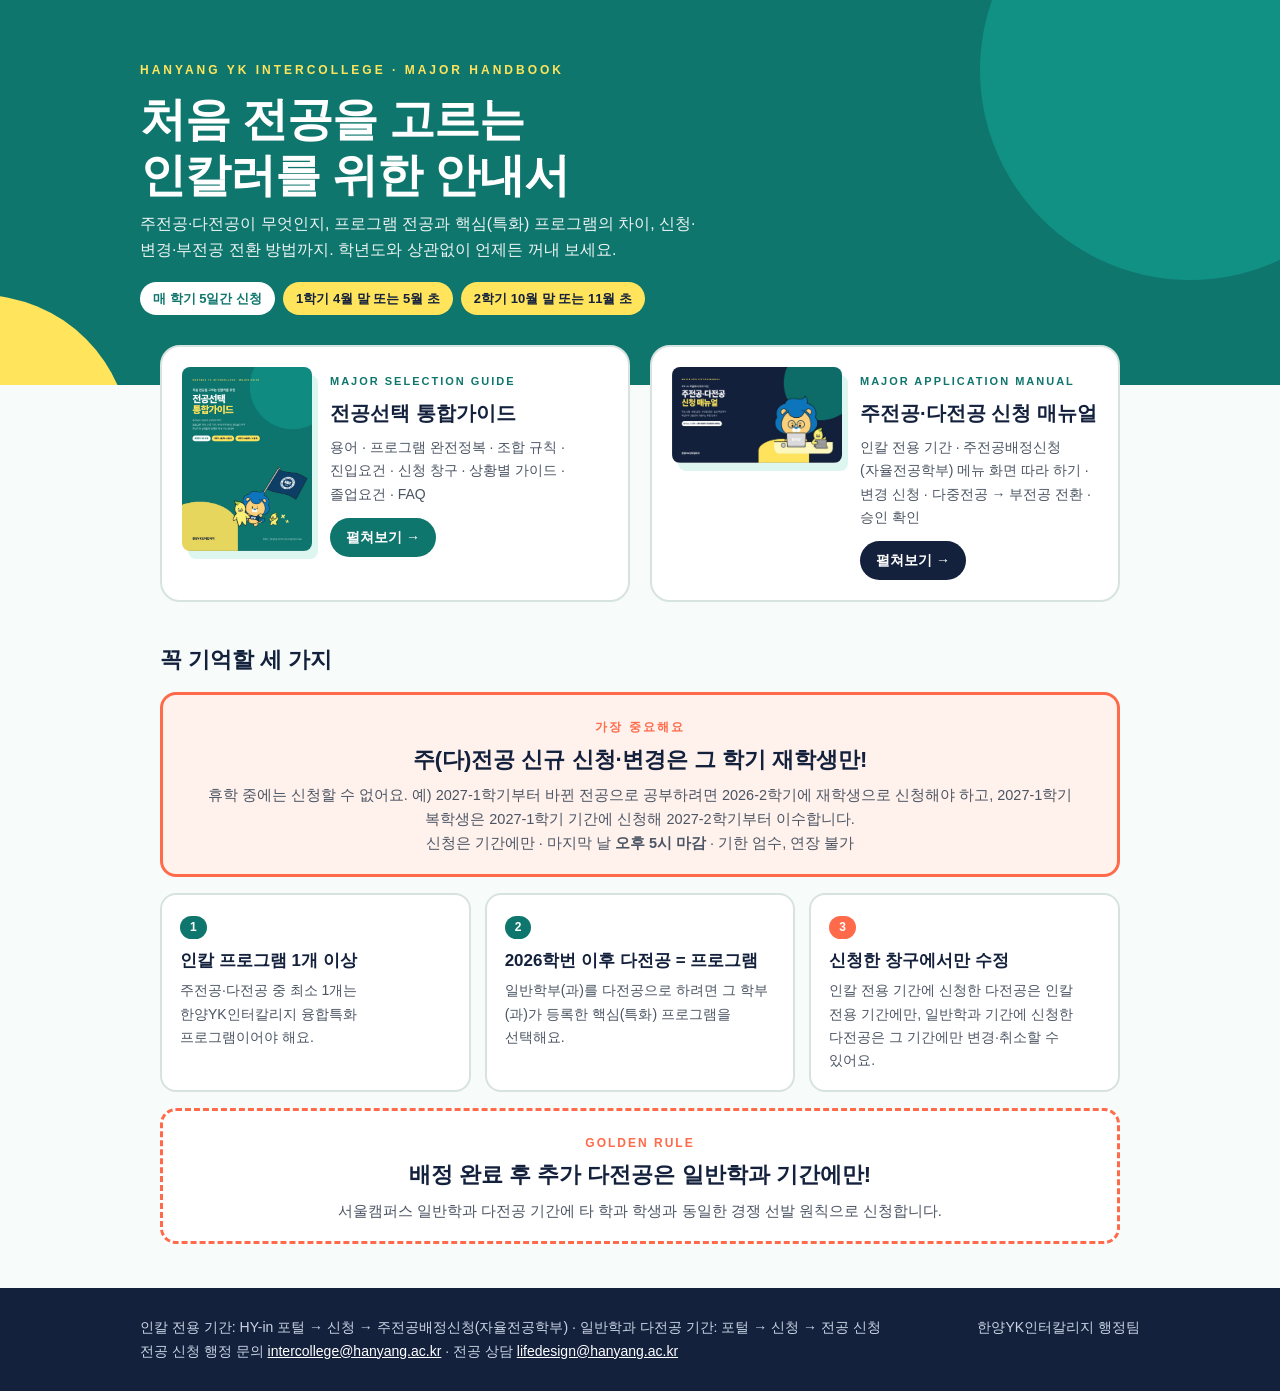
<file: index.html>
<!DOCTYPE html>
<html lang="ko">
<head>
<meta charset="UTF-8">
<meta name="viewport" content="width=device-width, initial-scale=1">
<title>전공 안내서 | 한양YK인터칼리지</title>
<meta name="description" content="한양YK인터칼리지 전공선택 통합가이드와 주전공·다전공 신청 매뉴얼 (학년도 공통)">
<meta property="og:title" content="한양YK인터칼리지 전공 안내서">
<meta property="og:description" content="전공선택 통합가이드 · 주전공·다전공 신청 매뉴얼">
<meta property="og:image" content="books/guide/cover-thumb.jpg">
<style>
  :root{--ink:#14213D;--teal:#0F766E;--teal2:#14B8A6;--mint:#DDF6EF;--lemon:#FFE45C;--coral:#FF6B4A;--sub:#4B5563;--line:#D7E3DF}
  *{box-sizing:border-box}
  html,body{margin:0}
  body{background:#F7FBF9;color:var(--ink);font-family:'Pretendard','Apple SD Gothic Neo','Malgun Gothic',sans-serif;line-height:1.65;word-break:keep-all}
  a{color:inherit}
  .hero{background:var(--teal);color:#fff;position:relative;overflow:hidden;padding:56px 20px 70px}
  .hero::before{content:"";position:absolute;right:-120px;top:-140px;width:420px;height:420px;border-radius:50%;background:var(--teal2);opacity:.4}
  .hero::after{content:"";position:absolute;left:-170px;bottom:-210px;width:300px;height:300px;border-radius:50%;background:var(--lemon)}
  .wrap{max-width:1000px;margin:0 auto;position:relative;z-index:1}
  .hero small{font-size:12px;font-weight:800;letter-spacing:3px;color:var(--lemon)}
  .hero h1{margin:10px 0 8px;font-size:clamp(30px,6vw,46px);line-height:1.2;font-weight:900;letter-spacing:-1px}
  .hero p{margin:0;max-width:560px;opacity:.92}
  .chips{margin-top:18px;display:flex;flex-wrap:wrap;gap:8px}
  .chips span{background:#fff;color:var(--teal);font-weight:800;font-size:13px;padding:6px 13px;border-radius:999px}
  .chips span.y{background:var(--lemon);color:var(--ink)}
  .books{margin-top:-40px;display:grid;grid-template-columns:1fr 1fr;gap:20px;padding:0 20px}
  .book{display:flex;gap:18px;background:#fff;border:2px solid var(--line);border-radius:20px;padding:20px;text-decoration:none;transition:transform .2s,box-shadow .2s}
  .book:hover{transform:translateY(-4px);box-shadow:0 14px 28px rgba(15,118,110,.15)}
  .book .cv{flex:none;width:130px;border-radius:8px;overflow:hidden;box-shadow:6px 8px 0 var(--mint);align-self:flex-start}
  .book .cv img{display:block;width:100%}
  .book.m .cv{width:170px}
  .book small{font-size:11px;font-weight:800;letter-spacing:2px;color:var(--teal)}
  .book b{display:block;font-size:20px;margin-top:4px}
  .book p{margin:6px 0 0;font-size:14px;color:var(--sub)}
  .book .go{display:inline-block;margin-top:12px;background:var(--teal);color:#fff;font-weight:800;font-size:14px;padding:8px 16px;border-radius:999px}
  .book.m .go{background:var(--ink)}
  section.s{padding:40px 20px 0}
  h2{margin:0 0 14px;font-size:22px;font-weight:900}
  .rules{display:grid;grid-template-columns:repeat(3,1fr);gap:14px}
  .rule{background:#fff;border:2px solid var(--line);border-radius:16px;padding:18px}
  .rule .n{display:inline-block;font-size:12px;font-weight:900;color:#fff;background:var(--teal);padding:2px 10px;border-radius:999px}
  .rule.c .n{background:var(--coral)}
  .rule h3{margin:8px 0 4px;font-size:17px}
  .rule p{margin:0;font-size:14px;color:var(--sub)}
  .golden{margin-top:16px;border:3px dashed var(--coral);border-radius:16px;background:#fff;text-align:center;padding:18px}
  .golden small{font-size:12px;font-weight:900;letter-spacing:2px;color:var(--coral)}
  .golden b{display:block;font-size:22px;margin-top:2px}
  .golden p{margin:6px 0 0;color:var(--sub);font-size:14.5px}
  footer{margin-top:44px;background:var(--ink);color:#C9D3E3;padding:28px 20px;font-size:14px}
  footer .wrap{display:flex;justify-content:space-between;gap:14px;flex-wrap:wrap}
  footer a{color:#fff}
  @media (max-width:760px){.books,.rules{grid-template-columns:1fr}.book .cv{width:100px}.book.m .cv{width:120px}}
</style>
</head>
<body>
<header class="hero"><div class="wrap">
  <small>HANYANG YK INTERCOLLEGE · MAJOR HANDBOOK</small>
  <h1>처음 전공을 고르는<br>인칼러를 위한 안내서</h1>
  <p>주전공·다전공이 무엇인지, 프로그램 전공과 핵심(특화) 프로그램의 차이, 신청·변경·부전공 전환 방법까지. 학년도와 상관없이 언제든 꺼내 보세요.</p>
  <div class="chips"><span>매 학기 5일간 신청</span><span class="y">1학기 4월 말 또는 5월 초</span><span class="y">2학기 10월 말 또는 11월 초</span></div>
</div></header>

<div class="wrap">
  <div class="books">
    <a class="book" href="guide.html">
      <div class="cv"><img src="books/guide/cover-thumb.jpg" alt="전공선택 통합가이드 표지"></div>
      <div><small>MAJOR SELECTION GUIDE</small><b>전공선택 통합가이드</b><p>용어 · 프로그램 완전정복 · 조합 규칙 · 진입요건 · 신청 창구 · 상황별 가이드 · 졸업요건 · FAQ</p><span class="go">펼쳐보기 →</span></div>
    </a>
    <a class="book m" href="manual.html">
      <div class="cv"><img src="books/manual/cover-thumb.jpg" alt="신청 매뉴얼 표지"></div>
      <div><small>MAJOR APPLICATION MANUAL</small><b>주전공·다전공 신청 매뉴얼</b><p>인칼 전용 기간 · 주전공배정신청(자율전공학부) 메뉴 화면 따라 하기 · 변경 신청 · 다중전공 → 부전공 전환 · 승인 확인</p><span class="go">펼쳐보기 →</span></div>
    </a>
  </div>

  <section class="s">
    <h2>꼭 기억할 세 가지</h2>
    <div class="golden" style="border-style:solid;background:#FFF1EC;margin:0 0 16px"><small>가장 중요해요</small><b>주(다)전공 신규 신청·변경은 그 학기 재학생만!</b><p>휴학 중에는 신청할 수 없어요. 예) 2027-1학기부터 바뀐 전공으로 공부하려면 2026-2학기에 재학생으로 신청해야 하고, 2027-1학기 복학생은 2027-1학기 기간에 신청해 2027-2학기부터 이수합니다.<br>신청은 기간에만 · 마지막 날 <b style="display:inline;font-size:inherit">오후 5시 마감</b> · 기한 엄수, 연장 불가</p></div>
    <div class="rules">
      <div class="rule"><span class="n">1</span><h3>인칼 프로그램 1개 이상</h3><p>주전공·다전공 중 최소 1개는 한양YK인터칼리지 융합특화 프로그램이어야 해요.</p></div>
      <div class="rule"><span class="n">2</span><h3>2026학번 이후 다전공 = 프로그램</h3><p>일반학부(과)를 다전공으로 하려면 그 학부(과)가 등록한 핵심(특화) 프로그램을 선택해요.</p></div>
      <div class="rule c"><span class="n">3</span><h3>신청한 창구에서만 수정</h3><p>인칼 전용 기간에 신청한 다전공은 인칼 전용 기간에만, 일반학과 기간에 신청한 다전공은 그 기간에만 변경·취소할 수 있어요.</p></div>
    </div>
    <div class="golden"><small>GOLDEN RULE</small><b>배정 완료 후 추가 다전공은 일반학과 기간에만!</b><p>서울캠퍼스 일반학과 다전공 기간에 타 학과 학생과 동일한 경쟁 선발 원칙으로 신청합니다.</p></div>
  </section>
</div>

<footer><div class="wrap">
  <div>인칼 전용 기간: HY-in 포털 → 신청 → 주전공배정신청(자율전공학부) · 일반학과 다전공 기간: 포털 → 신청 → 전공 신청<br>전공 신청 행정 문의 <a href="mailto:intercollege@hanyang.ac.kr">intercollege@hanyang.ac.kr</a> · 전공 상담 <a href="mailto:lifedesign@hanyang.ac.kr">lifedesign@hanyang.ac.kr</a></div>
  <div>한양YK인터칼리지 행정팀</div>
</div></footer>
</body>
</html>
</file>
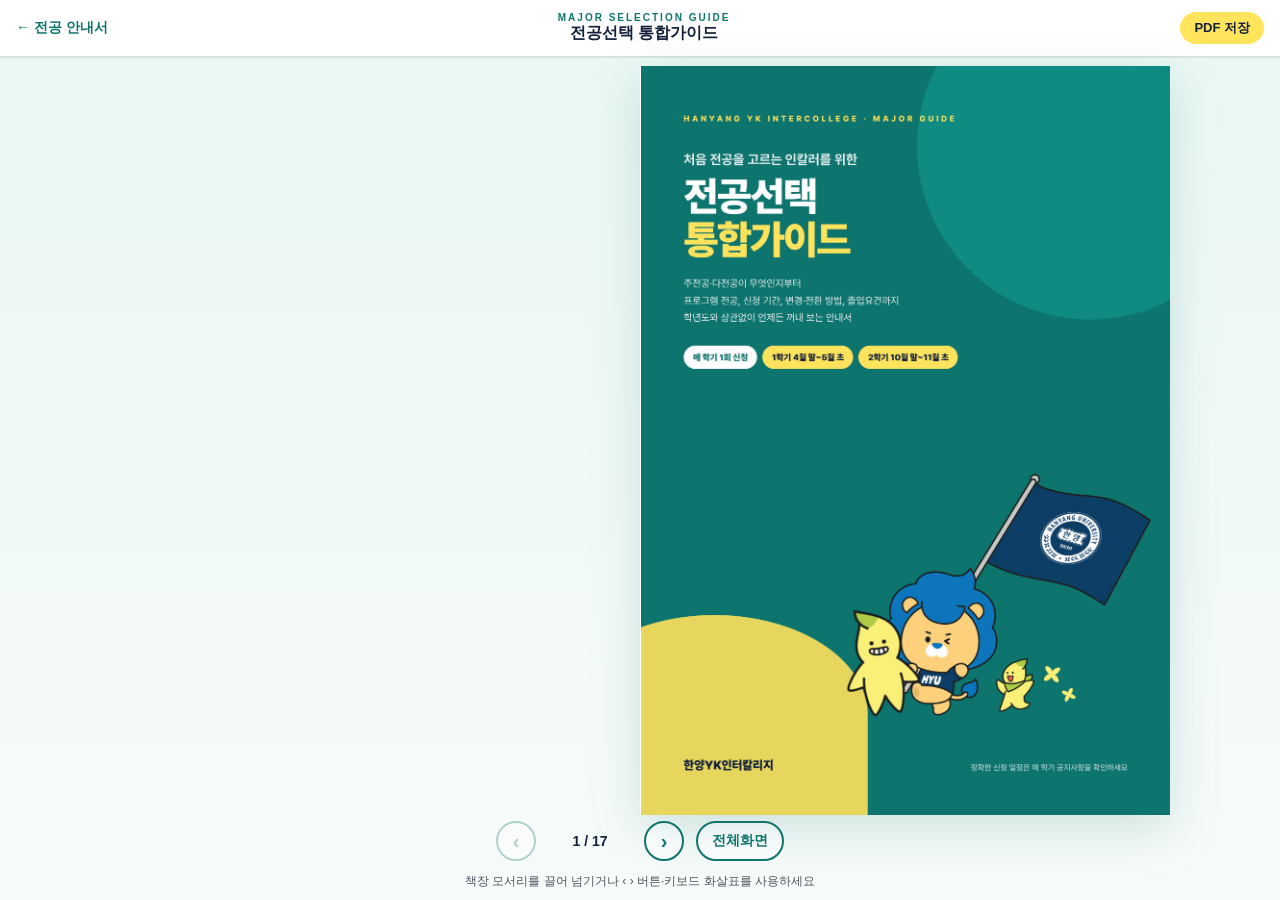
<file: guide.html>
<!DOCTYPE html>
<html lang="ko">
<head>
<meta charset="UTF-8">
<meta name="viewport" content="width=device-width, initial-scale=1">
<title>전공선택 통합가이드 | 한양YK인터칼리지</title>
<meta property="og:title" content="한양YK인터칼리지 전공선택 통합가이드">
<meta property="og:image" content="books/guide/cover-thumb.jpg">
<link rel="stylesheet" href="assets/viewer.css">
</head>
<body data-dir="books/guide" data-pages="17" data-w="596" data-h="842" data-mode="spread">
  <header class="bar">
    <a class="back" href="./">&larr; 전공 안내서</a>
    <div class="title"><small>MAJOR SELECTION GUIDE</small><b>전공선택 통합가이드</b></div>
    <a class="dl" href="pdf/major-guide.pdf" download>PDF 저장</a>
  </header>
  <main class="stage"><div class="book-wrap"><div class="fit"><div id="book"></div></div></div></main>
  <nav class="ctrl">
    <button id="prev" class="arrow" aria-label="이전 쪽">&#8249;</button>
    <span id="pg">1 / 16</span>
    <button id="next" class="arrow" aria-label="다음 쪽">&#8250;</button>
    <button id="fs">전체화면</button>
  </nav>
  <p class="hint">책장 모서리를 끌어 넘기거나 ‹ › 버튼·키보드 화살표를 사용하세요</p>
  <div class="loading">책을 펼치는 중…</div>
  <script src="assets/page-flip.browser.js"></script>
  <script src="assets/viewer.js"></script>
</body>
</html>
</file>
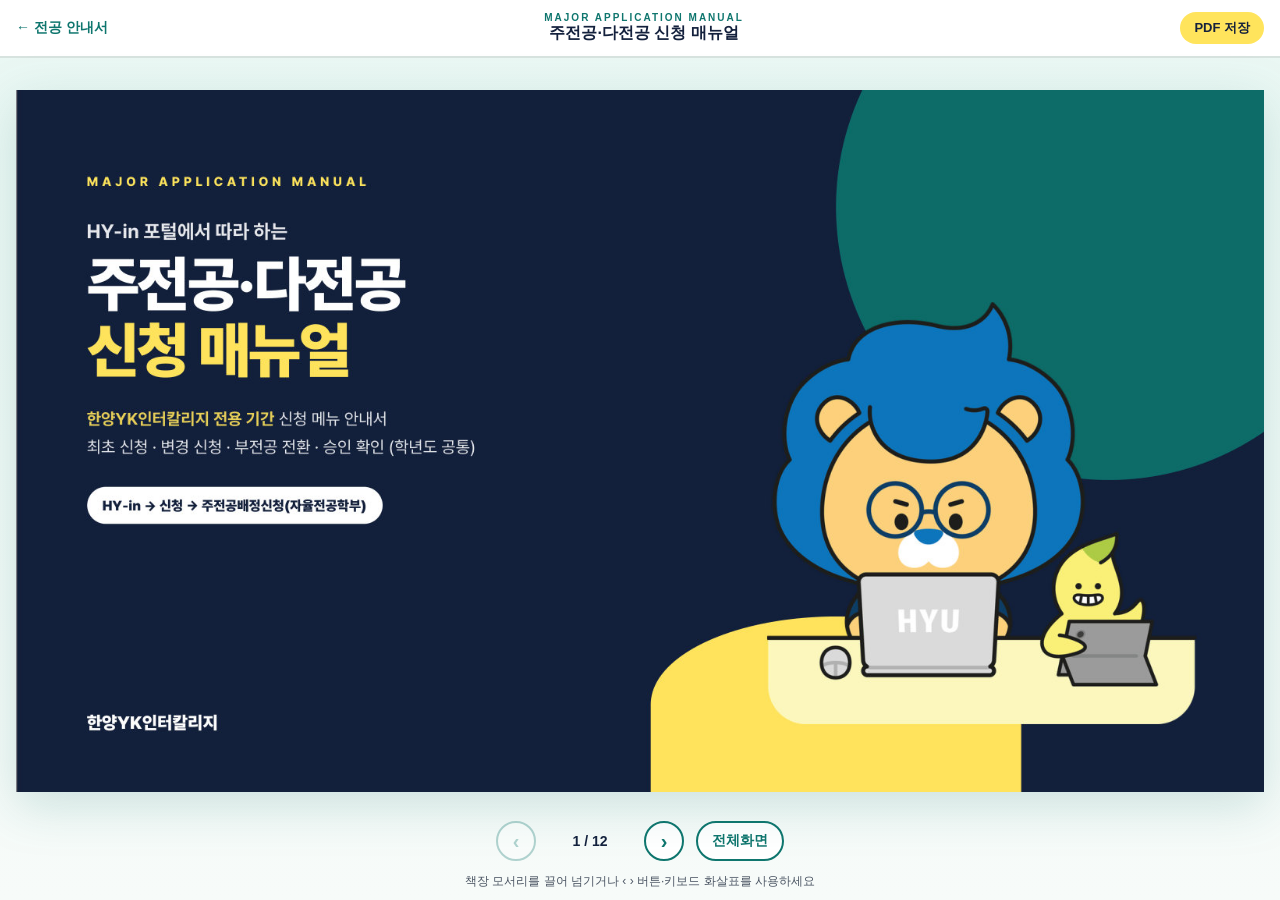
<file: manual.html>
<!DOCTYPE html>
<html lang="ko">
<head>
<meta charset="UTF-8">
<meta name="viewport" content="width=device-width, initial-scale=1">
<title>주전공·다전공 신청 매뉴얼 | 한양YK인터칼리지</title>
<meta property="og:title" content="한양YK인터칼리지 주전공·다전공 신청 매뉴얼">
<meta property="og:image" content="books/manual/cover-thumb.jpg">
<link rel="stylesheet" href="assets/viewer.css">
</head>
<body data-dir="books/manual" data-pages="12" data-w="960" data-h="540" data-mode="single">
  <header class="bar">
    <a class="back" href="./">&larr; 전공 안내서</a>
    <div class="title"><small>MAJOR APPLICATION MANUAL</small><b>주전공·다전공 신청 매뉴얼</b></div>
    <a class="dl" href="pdf/application-manual.pdf" download>PDF 저장</a>
  </header>
  <main class="stage"><div class="book-wrap"><div class="fit"><div id="book"></div></div></div></main>
  <nav class="ctrl">
    <button id="prev" class="arrow" aria-label="이전 쪽">&#8249;</button>
    <span id="pg">1 / 12</span>
    <button id="next" class="arrow" aria-label="다음 쪽">&#8250;</button>
    <button id="fs">전체화면</button>
  </nav>
  <p class="hint">책장 모서리를 끌어 넘기거나 ‹ › 버튼·키보드 화살표를 사용하세요</p>
  <div class="loading">책을 펼치는 중…</div>
  <script src="assets/page-flip.browser.js"></script>
  <script src="assets/viewer.js"></script>
</body>
</html>
</file>
<file: assets/viewer.css>
:root{--ink:#14213D;--teal:#0F766E;--teal2:#14B8A6;--mint:#DDF6EF;--lemon:#FFE45C;--sub:#4B5563}
*{box-sizing:border-box}
html,body{margin:0;height:100%}
body{background:linear-gradient(180deg,#E9F7F3 0%,#F7FBF9 100%) fixed;color:var(--ink);font-family:'Pretendard','Apple SD Gothic Neo','Malgun Gothic',sans-serif;display:flex;flex-direction:column;min-height:100dvh;overflow:hidden}
a{color:inherit}
.bar{display:flex;align-items:center;gap:12px;padding:12px 16px;background:#fff;border-bottom:2px solid #D7E3DF}
.bar .back{text-decoration:none;font-size:14px;font-weight:700;color:var(--teal);white-space:nowrap}
.bar .title{flex:1;min-width:0;text-align:center}
.bar .title small{display:block;font-size:10px;letter-spacing:2px;color:var(--teal);font-weight:800}
.bar .title b{display:block;font-size:16px;white-space:nowrap;overflow:hidden;text-overflow:ellipsis}
.bar .dl{font-size:13px;font-weight:800;text-decoration:none;background:var(--lemon);border-radius:999px;padding:7px 14px;white-space:nowrap}
.stage{flex:1;width:100%;min-width:0;display:flex;align-items:center;justify-content:center;padding:18px 16px 8px;min-height:0}
.book-wrap{width:100%;min-width:0;max-width:1400px;height:calc(100dvh - 150px);display:flex;align-items:center;justify-content:center}
.fit{margin:0 auto;max-width:100%;filter:drop-shadow(0 14px 24px rgba(15,118,110,.18))}
.page{background:#fff;overflow:hidden}
.page img{display:block;width:100%;height:100%;object-fit:contain;user-select:none;-webkit-user-drag:none;pointer-events:none}
.loading{position:absolute;inset:0;display:flex;align-items:center;justify-content:center;color:var(--sub);font-size:14px}
.ctrl{display:flex;align-items:center;justify-content:center;gap:12px;padding:8px 16px 12px}
.ctrl button{appearance:none;border:2px solid var(--teal);background:#fff;color:var(--teal);height:40px;min-width:40px;padding:0 14px;border-radius:999px;font:inherit;font-weight:800;font-size:14px;cursor:pointer}
.ctrl button:hover{background:var(--teal);color:#fff}
.ctrl button:disabled{opacity:.3;cursor:default;background:#fff;color:var(--teal)}
.ctrl .arrow{font-size:20px;line-height:1;padding:0}
.ctrl #pg{min-width:84px;text-align:center;font-variant-numeric:tabular-nums;font-size:14px;font-weight:800}
.hint{margin:0 0 10px;padding:0 16px;text-align:center;font-size:12px;color:var(--sub)}
@media (max-width:600px){.bar .title b{font-size:14px}.bar .dl{padding:5px 10px;font-size:12px}.ctrl{gap:8px}.ctrl #fs{display:none}.book-wrap{height:calc(100dvh - 160px)}}
</file>
